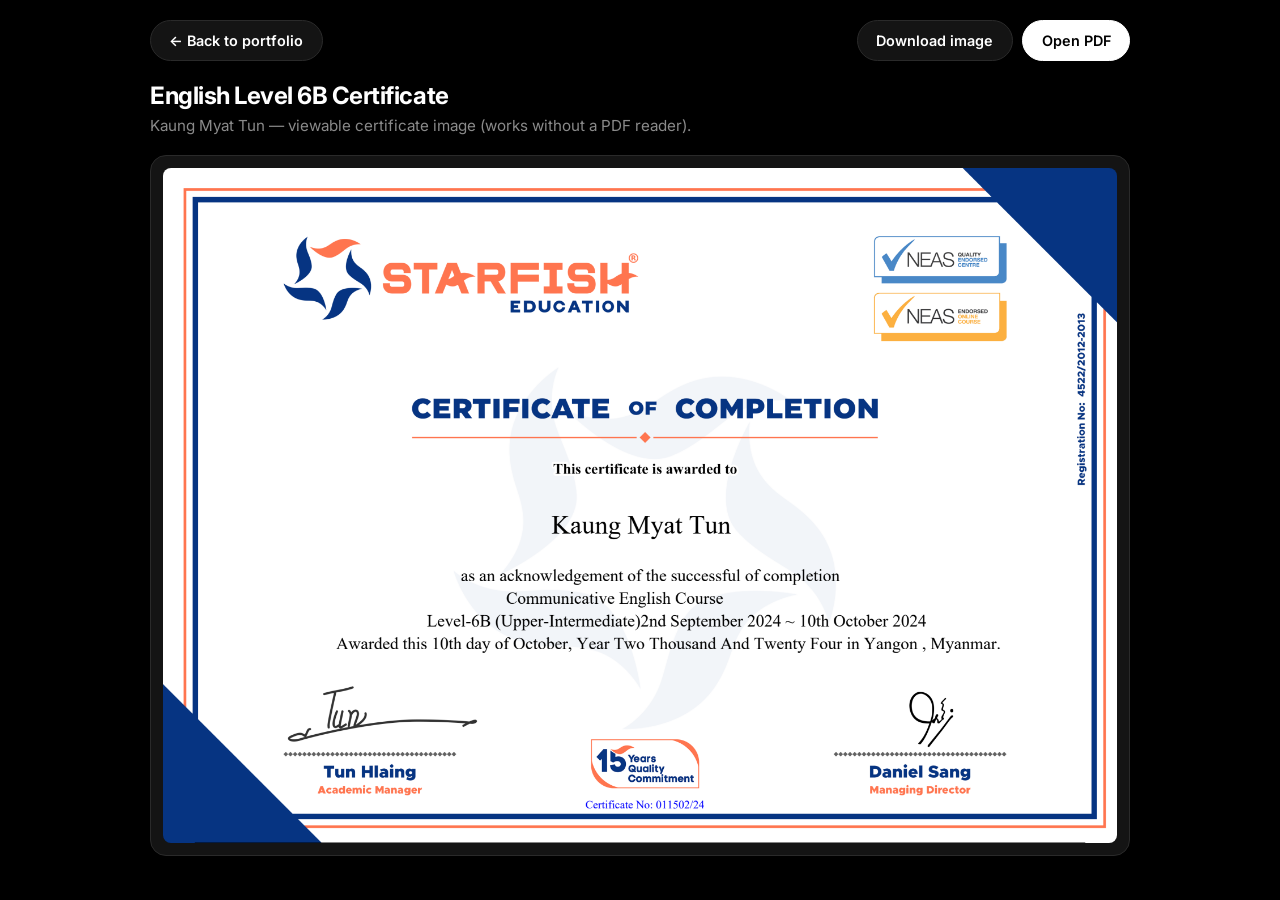
<file: certificate.html>
<!DOCTYPE html>
<html lang="en">
<head>
  <meta charset="UTF-8" />
  <meta name="viewport" content="width=device-width, initial-scale=1.0" />
  <title>English Level 6B Certificate — Kaung Myat Tun</title>
  <link rel="preconnect" href="https://fonts.googleapis.com" />
  <link rel="preconnect" href="https://fonts.gstatic.com" crossorigin />
  <link href="https://fonts.googleapis.com/css2?family=Inter:wght@400;500;600;700;800&display=swap" rel="stylesheet" />
  <style>
    :root {
      --bg: #000;
      --surface: #141414;
      --border: #2a2a2a;
      --text: #fff;
      --muted: #8a8a8a;
      --font: "Inter", system-ui, sans-serif;
    }
    * { box-sizing: border-box; }
    body {
      margin: 0;
      font-family: var(--font);
      background: var(--bg);
      color: var(--text);
      min-height: 100svh;
      padding: 1.25rem;
    }
    .bar {
      max-width: 980px;
      margin: 0 auto 1.25rem;
      display: flex;
      flex-wrap: wrap;
      gap: 0.75rem;
      justify-content: space-between;
      align-items: center;
    }
    .bar a, .bar button {
      display: inline-flex;
      align-items: center;
      justify-content: center;
      padding: 0.7rem 1.15rem;
      border-radius: 999px;
      font: inherit;
      font-size: 0.9rem;
      font-weight: 600;
      text-decoration: none;
      color: inherit;
      border: 1px solid var(--border);
      background: var(--surface);
      cursor: pointer;
    }
    .bar .primary {
      background: #fff;
      color: #000;
      border-color: #fff;
    }
    h1 {
      max-width: 980px;
      margin: 0 auto 0.35rem;
      font-size: 1.5rem;
      letter-spacing: -0.02em;
    }
    .sub {
      max-width: 980px;
      margin: 0 auto 1.25rem;
      color: var(--muted);
      font-size: 0.95rem;
    }
    .frame {
      max-width: 980px;
      margin: 0 auto;
      background: var(--surface);
      border: 1px solid var(--border);
      border-radius: 16px;
      padding: 0.75rem;
      overflow: auto;
    }
    .frame img {
      display: block;
      width: 100%;
      height: auto;
      border-radius: 8px;
      background: #111;
    }
  </style>
</head>
<body>
  <div class="bar">
    <a href="index.html">← Back to portfolio</a>
    <div style="display:flex; gap:0.6rem; flex-wrap:wrap;">
      <a href="certificates/english-6b.png" download="Kaung-Myat-Tun-English-6B.png">Download image</a>
      <a class="primary" href="certificates/Certificate_GE%20(1).pdf" target="_blank" rel="noopener noreferrer">Open PDF</a>
    </div>
  </div>
  <h1>English Level 6B Certificate</h1>
  <p class="sub">Kaung Myat Tun — viewable certificate image (works without a PDF reader).</p>
  <div class="frame">
    <img src="certificates/english-6b.png" alt="English Level 6B certificate for Kaung Myat Tun" />
  </div>
</body>
</html>
</file>
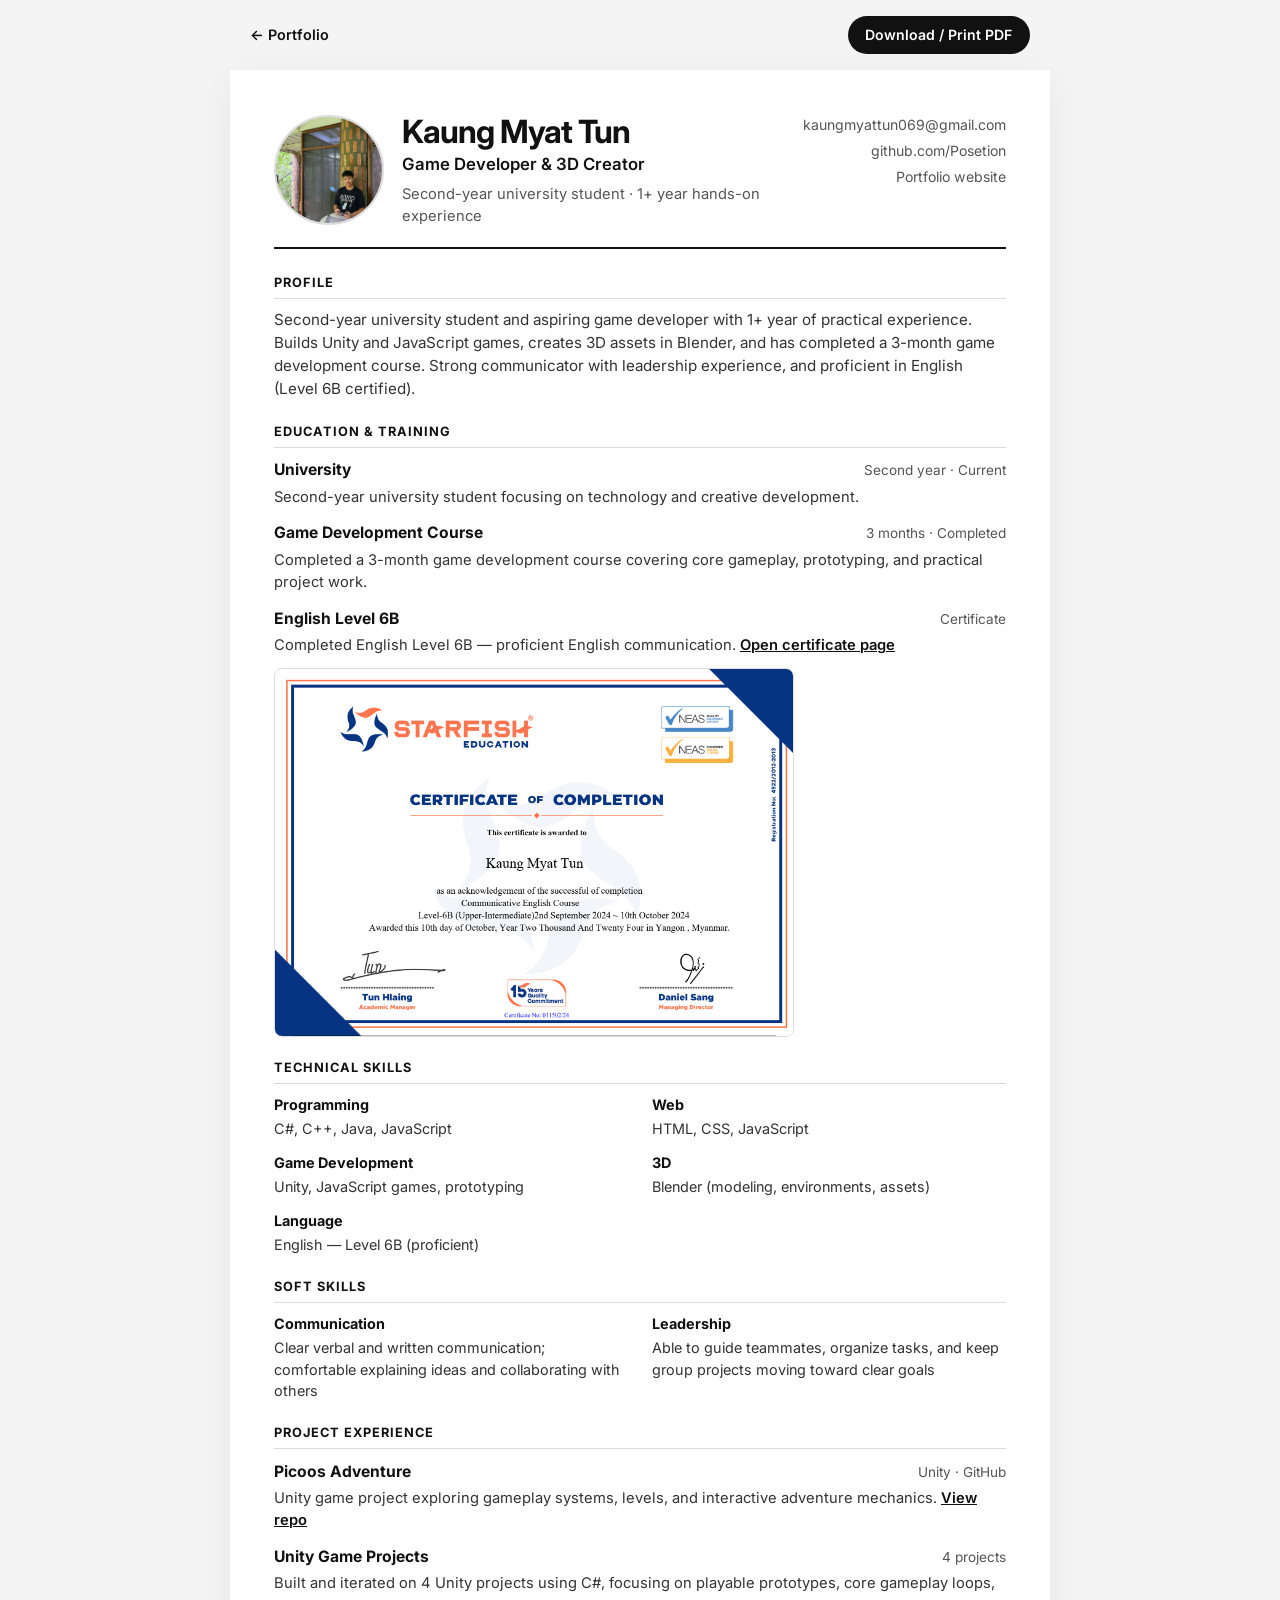
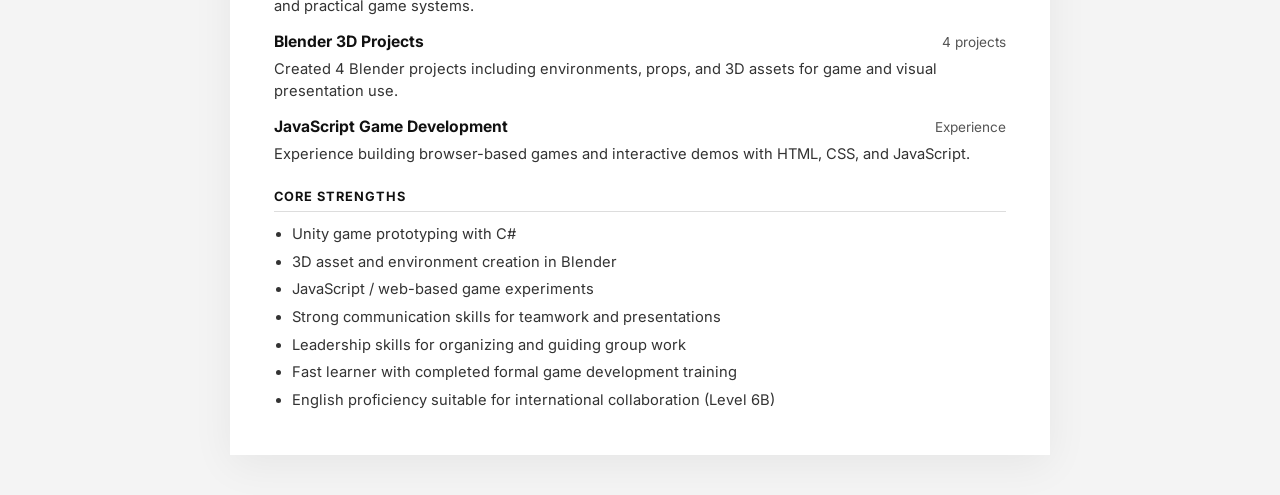
<file: cv.html>
<!DOCTYPE html>
<html lang="en">
<head>
  <meta charset="UTF-8" />
  <meta name="viewport" content="width=device-width, initial-scale=1.0" />
  <title>Kaung Myat Tun — CV</title>
  <link rel="preconnect" href="https://fonts.googleapis.com" />
  <link rel="preconnect" href="https://fonts.gstatic.com" crossorigin />
  <link href="https://fonts.googleapis.com/css2?family=Inter:wght@400;500;600;700;800&display=swap" rel="stylesheet" />
  <link rel="stylesheet" href="cv.css" />
</head>
<body>
  <div class="toolbar no-print">
    <a href="index.html">← Portfolio</a>
    <button type="button" onclick="window.print()">Download / Print PDF</button>
  </div>

  <article class="cv">
    <header class="cv-header">
      <div class="cv-intro">
        <img class="cv-photo" src="images/cv-photo.jpg" alt="Kaung Myat Tun" width="120" height="120" />
        <div>
          <h1>Kaung Myat Tun</h1>
          <p class="role">Game Developer &amp; 3D Creator</p>
          <p class="status">Second-year university student · 1+ year hands-on experience</p>
        </div>
      </div>
      <ul class="contact">
        <li><a href="mailto:kaungmyattun069@gmail.com">kaungmyattun069@gmail.com</a></li>
        <li><a href="https://github.com/Posetion" target="_blank" rel="noopener noreferrer">github.com/Posetion</a></li>
        <li><a href="index.html">Portfolio website</a></li>
      </ul>
    </header>

    <section>
      <h2>Profile</h2>
      <p>
        Second-year university student and aspiring game developer with 1+ year of practical experience.
        Builds Unity and JavaScript games, creates 3D assets in Blender, and has completed a 3-month
        game development course. Strong communicator with leadership experience, and proficient in
        English (Level 6B certified).
      </p>
    </section>

    <section>
      <h2>Education &amp; Training</h2>
      <div class="item">
        <div class="item-head">
          <h3>University</h3>
          <span>Second year · Current</span>
        </div>
        <p>Second-year university student focusing on technology and creative development.</p>
      </div>
      <div class="item">
        <div class="item-head">
          <h3>Game Development Course</h3>
          <span>3 months · Completed</span>
        </div>
        <p>
          Completed a 3-month game development course covering core gameplay, prototyping,
          and practical project work.
        </p>
      </div>
      <div class="item">
        <div class="item-head">
          <h3>English Level 6B</h3>
          <span>Certificate</span>
        </div>
        <p>
          Completed English Level 6B — proficient English communication.
          <a class="inline-link" href="certificate.html">Open certificate page</a>
        </p>
        <img
          class="cert-embed"
          src="certificates/english-6b.png"
          alt="English Level 6B certificate"
        />
      </div>
    </section>

    <section>
      <h2>Technical Skills</h2>
      <div class="skills-table">
        <div>
          <h3>Programming</h3>
          <p>C#, C++, Java, JavaScript</p>
        </div>
        <div>
          <h3>Web</h3>
          <p>HTML, CSS, JavaScript</p>
        </div>
        <div>
          <h3>Game Development</h3>
          <p>Unity, JavaScript games, prototyping</p>
        </div>
        <div>
          <h3>3D</h3>
          <p>Blender (modeling, environments, assets)</p>
        </div>
        <div>
          <h3>Language</h3>
          <p>English — Level 6B (proficient)</p>
        </div>
      </div>
    </section>

    <section>
      <h2>Soft Skills</h2>
      <div class="skills-table">
        <div>
          <h3>Communication</h3>
          <p>Clear verbal and written communication; comfortable explaining ideas and collaborating with others</p>
        </div>
        <div>
          <h3>Leadership</h3>
          <p>Able to guide teammates, organize tasks, and keep group projects moving toward clear goals</p>
        </div>
      </div>
    </section>

    <section>
      <h2>Project Experience</h2>
      <div class="item">
        <div class="item-head">
          <h3>Picoos Adventure</h3>
          <span>Unity · GitHub</span>
        </div>
        <p>
          Unity game project exploring gameplay systems, levels, and interactive adventure mechanics.
          <a class="inline-link" href="https://github.com/Posetion/PICOOS-ADVENTURE" target="_blank" rel="noopener noreferrer">View repo</a>
        </p>
      </div>
      <div class="item">
        <div class="item-head">
          <h3>Unity Game Projects</h3>
          <span>4 projects</span>
        </div>
        <p>
          Built and iterated on 4 Unity projects using C#, focusing on playable prototypes,
          core gameplay loops, and practical game systems.
        </p>
      </div>
      <div class="item">
        <div class="item-head">
          <h3>Blender 3D Projects</h3>
          <span>4 projects</span>
        </div>
        <p>
          Created 4 Blender projects including environments, props, and 3D assets for game
          and visual presentation use.
        </p>
      </div>
      <div class="item">
        <div class="item-head">
          <h3>JavaScript Game Development</h3>
          <span>Experience</span>
        </div>
        <p>
          Experience building browser-based games and interactive demos with HTML, CSS, and JavaScript.
        </p>
      </div>
    </section>

    <section>
      <h2>Core Strengths</h2>
      <ul class="bullets">
        <li>Unity game prototyping with C#</li>
        <li>3D asset and environment creation in Blender</li>
        <li>JavaScript / web-based game experiments</li>
        <li>Strong communication skills for teamwork and presentations</li>
        <li>Leadership skills for organizing and guiding group work</li>
        <li>Fast learner with completed formal game development training</li>
        <li>English proficiency suitable for international collaboration (Level 6B)</li>
      </ul>
    </section>
  </article>
</body>
</html>
</file>
<file: cv.css>
:root {
  --ink: #111111;
  --muted: #555555;
  --line: #dddddd;
  --bg: #f4f4f4;
  --paper: #ffffff;
  --font: "Inter", system-ui, sans-serif;
}

*,
*::before,
*::after {
  box-sizing: border-box;
}

body {
  margin: 0;
  font-family: var(--font);
  color: var(--ink);
  background: var(--bg);
  line-height: 1.5;
  -webkit-font-smoothing: antialiased;
}

a {
  color: inherit;
}

.toolbar {
  max-width: 820px;
  margin: 0 auto;
  padding: 1rem 1.25rem 0;
  display: flex;
  justify-content: space-between;
  align-items: center;
  gap: 1rem;
}

.toolbar a {
  font-size: 0.9rem;
  font-weight: 600;
  text-decoration: none;
}

.toolbar button {
  border: 0;
  border-radius: 999px;
  background: #111;
  color: #fff;
  font-family: inherit;
  font-size: 0.88rem;
  font-weight: 600;
  padding: 0.65rem 1.1rem;
  cursor: pointer;
}

.cv {
  max-width: 820px;
  margin: 1rem auto 2.5rem;
  background: var(--paper);
  padding: clamp(1.5rem, 4vw, 2.75rem);
  box-shadow: 0 10px 40px rgba(0, 0, 0, 0.06);
}

.cv-header {
  display: flex;
  justify-content: space-between;
  gap: 2rem;
  padding-bottom: 1.25rem;
  border-bottom: 2px solid var(--ink);
  margin-bottom: 1.5rem;
}

.cv-intro {
  display: flex;
  align-items: center;
  gap: 1.1rem;
}

.cv-photo {
  width: 110px;
  height: 110px;
  border-radius: 50%;
  object-fit: cover;
  object-position: center 18%;
  border: 2px solid var(--line);
  flex-shrink: 0;
  background: #eee;
}

.cv-header h1 {
  margin: 0 0 0.2rem;
  font-size: 2rem;
  letter-spacing: -0.03em;
  line-height: 1.1;
}

.role {
  margin: 0 0 0.35rem;
  font-size: 1.05rem;
  font-weight: 600;
}

.status {
  margin: 0;
  color: var(--muted);
  font-size: 0.92rem;
}

.contact {
  list-style: none;
  margin: 0;
  padding: 0;
  text-align: right;
  font-size: 0.88rem;
}

.contact li + li {
  margin-top: 0.3rem;
}

.contact a {
  color: var(--muted);
  text-decoration: none;
}

.contact a:hover {
  color: var(--ink);
  text-decoration: underline;
}

section + section {
  margin-top: 1.35rem;
}

section h2 {
  margin: 0 0 0.65rem;
  font-size: 0.8rem;
  letter-spacing: 0.08em;
  text-transform: uppercase;
  border-bottom: 1px solid var(--line);
  padding-bottom: 0.35rem;
}

section > p {
  margin: 0;
  color: #333;
  font-size: 0.95rem;
}

.item + .item {
  margin-top: 0.85rem;
}

.item-head {
  display: flex;
  justify-content: space-between;
  gap: 1rem;
  align-items: baseline;
}

.item-head h3 {
  margin: 0;
  font-size: 0.98rem;
}

.item-head span {
  color: var(--muted);
  font-size: 0.85rem;
  white-space: nowrap;
}

.item p {
  margin: 0.25rem 0 0;
  color: #333;
  font-size: 0.92rem;
}

.inline-link {
  color: var(--ink);
  font-weight: 600;
}

.cert-embed {
  display: block;
  width: 100%;
  max-width: 520px;
  height: auto;
  margin-top: 0.75rem;
  border: 1px solid var(--line);
  border-radius: 8px;
  background: #fafafa;
}

.skills-table {
  display: grid;
  grid-template-columns: repeat(2, 1fr);
  gap: 0.75rem 1.5rem;
}

.skills-table h3 {
  margin: 0 0 0.15rem;
  font-size: 0.9rem;
}

.skills-table p {
  margin: 0;
  color: #333;
  font-size: 0.9rem;
}

.bullets {
  margin: 0;
  padding-left: 1.15rem;
  color: #333;
  font-size: 0.92rem;
}

.bullets li + li {
  margin-top: 0.35rem;
}

@media (max-width: 700px) {
  .cv-header {
    flex-direction: column;
  }

  .cv-intro {
    align-items: flex-start;
  }

  .contact {
    text-align: left;
  }

  .skills-table {
    grid-template-columns: 1fr;
  }

  .item-head {
    flex-direction: column;
    gap: 0.15rem;
  }
}

@media print {
  body {
    background: #fff;
  }

  .no-print {
    display: none !important;
  }

  .cv {
    margin: 0;
    max-width: none;
    box-shadow: none;
    padding: 0;
  }

  a {
    text-decoration: none;
  }
}
</file>
